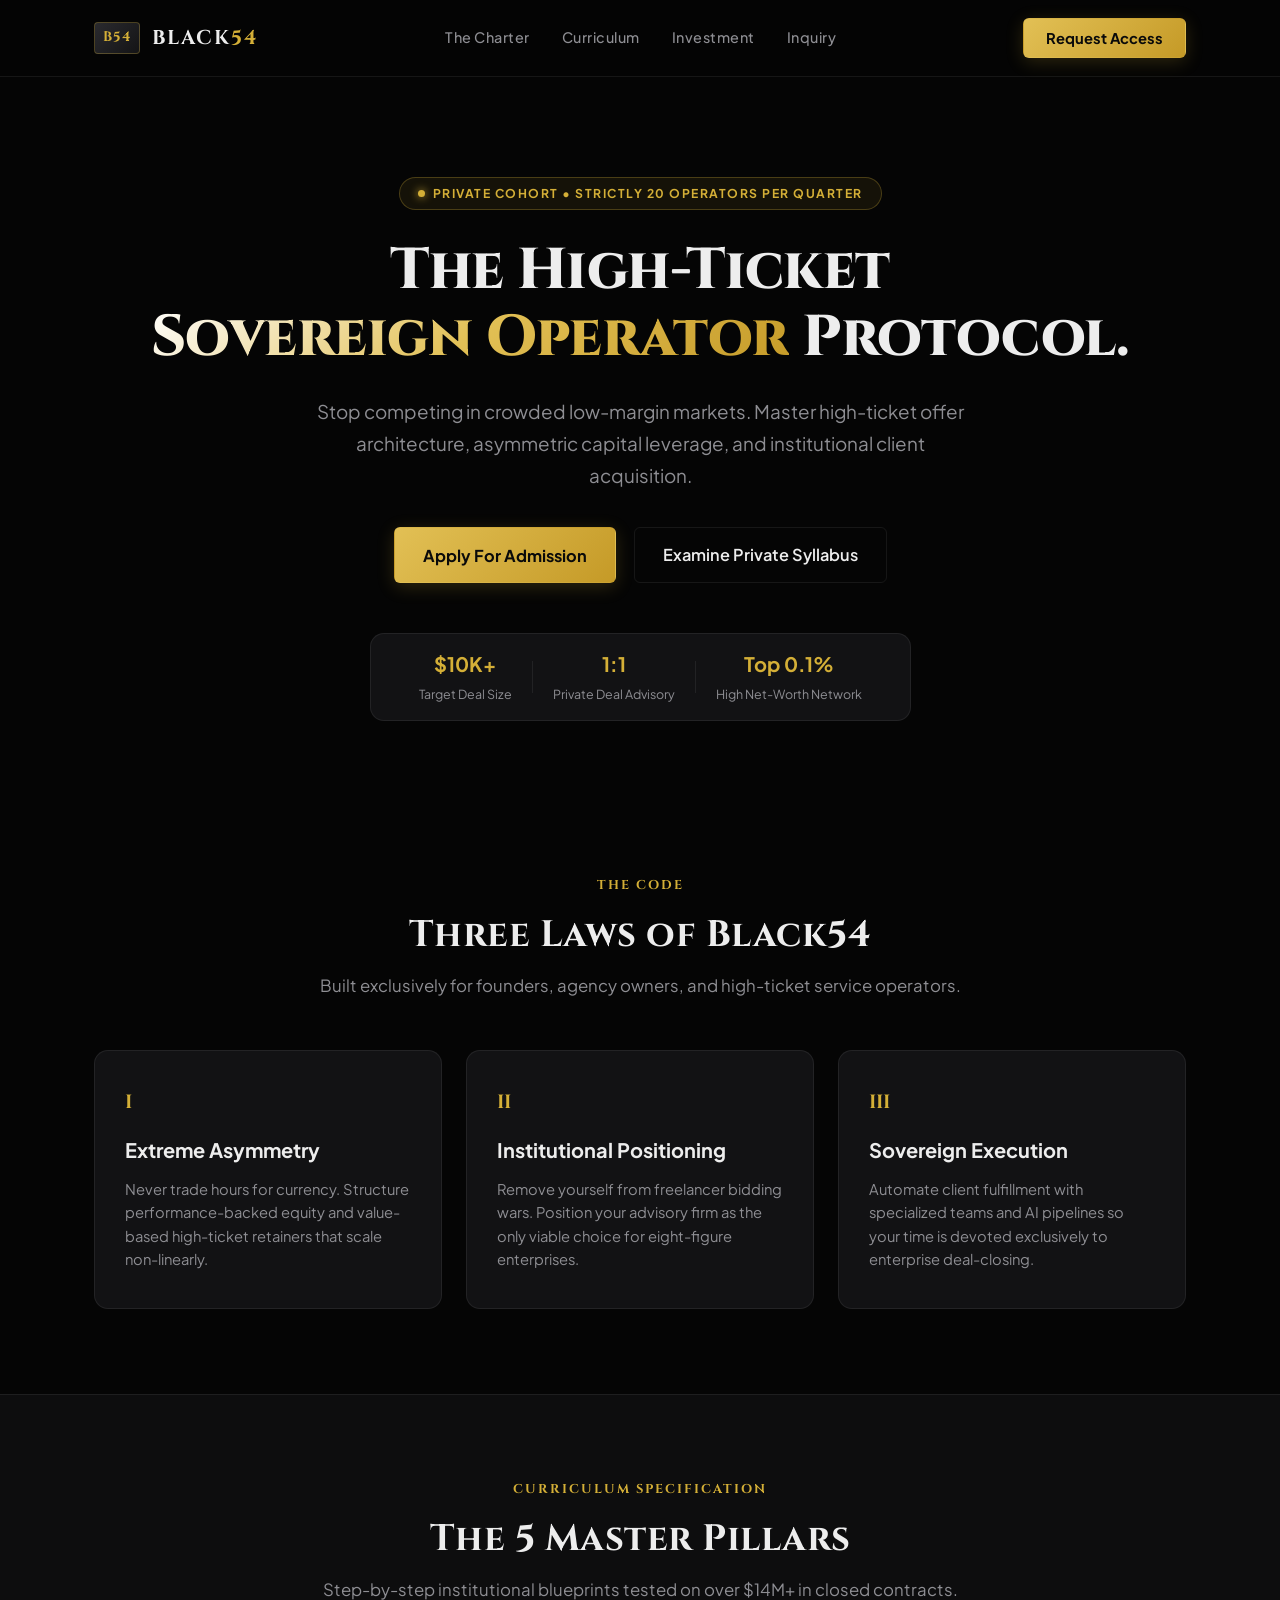
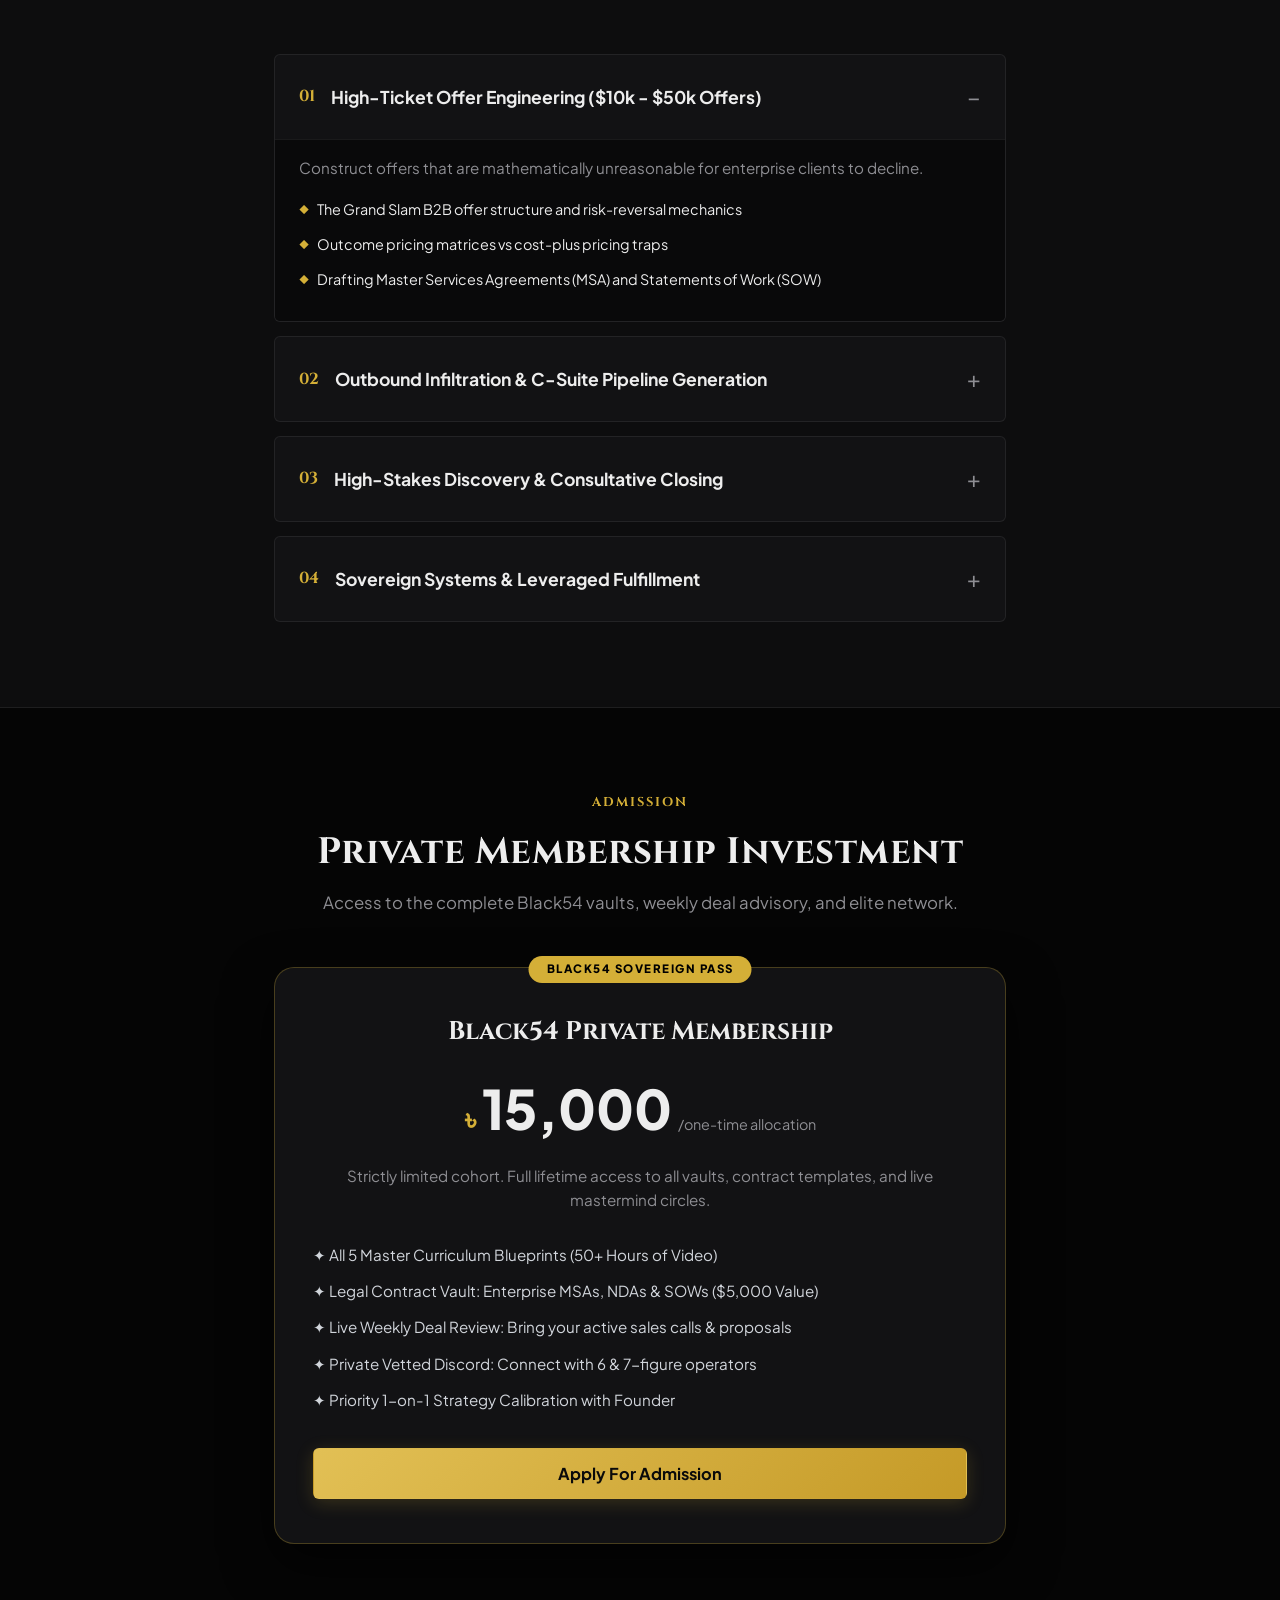
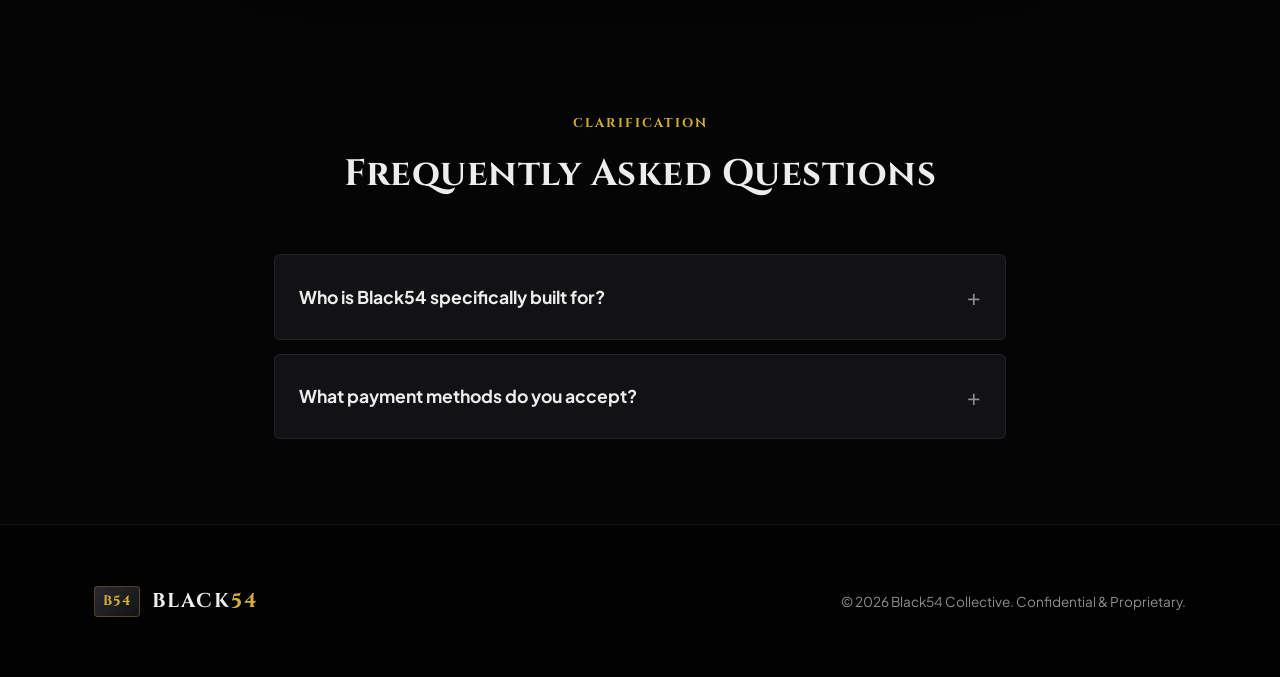
<file: Black54/index.html>
<!DOCTYPE html>
<html lang="en">
<head>
  <meta charset="UTF-8">
  <meta name="viewport" content="width=device-width, initial-scale=1.0">
  <meta name="description" content="Black54 - High-Ticket Business Scaling, Sovereign Wealth, and Strategic Mastery.">
  <title>Black54 | The Sovereign High-Ticket Mastermind</title>
  <link rel="preconnect" href="https://fonts.googleapis.com">
  <link rel="preconnect" href="https://fonts.gstatic.com" crossorigin>
  <link href="https://fonts.googleapis.com/css2?family=Cinzel:wght@500;700;800&family=Plus+Jakarta+Sans:wght@300;400;500;600;700&display=swap" rel="stylesheet">
  <link rel="stylesheet" href="style.css">
</head>
<body>
  <!-- Header -->
  <header class="topbar">
    <div class="container bar-flex">
      <a href="#" class="brand">
        <span class="symbol-b54">B54</span>
        <span class="brand-title">BLACK<span class="gold-text">54</span></span>
      </a>
      <nav class="nav">
        <a href="#charter">The Charter</a>
        <a href="#architecture">Curriculum</a>
        <a href="#investment">Investment</a>
        <a href="#faq">Inquiry</a>
      </nav>
      <button class="btn btn-gold open-modal-btn" data-plan="Black54 Private Membership">Request Access</button>
    </div>
  </header>

  <!-- Hero Section -->
  <section class="hero">
    <div class="container hero-content">
      <div class="status-pill">
        <span class="gold-ring"></span>
        <span>PRIVATE COHORT • STRICTLY 20 OPERATORS PER QUARTER</span>
      </div>
      <h1 class="hero-title">
        The High-Ticket <br>
        <span class="gold-shimmer">Sovereign Operator</span> Protocol.
      </h1>
      <p class="hero-desc">
        Stop competing in crowded low-margin markets. Master high-ticket offer architecture, asymmetric capital leverage, and institutional client acquisition.
      </p>

      <div class="hero-action-row">
        <button class="btn btn-gold btn-lg open-modal-btn" data-plan="Black54 Private Membership">
          Apply For Admission
        </button>
        <a href="#architecture" class="btn btn-dark-outline btn-lg">
          Examine Private Syllabus
        </a>
      </div>

      <div class="metrics-ribbon">
        <div class="metric-cell">
          <span class="num">$10K+</span>
          <span class="lbl">Target Deal Size</span>
        </div>
        <div class="metric-div"></div>
        <div class="metric-cell">
          <span class="num">1:1</span>
          <span class="lbl">Private Deal Advisory</span>
        </div>
        <div class="metric-div"></div>
        <div class="metric-cell">
          <span class="num">Top 0.1%</span>
          <span class="lbl">High Net-Worth Network</span>
        </div>
      </div>
    </div>
  </section>

  <!-- The Charter -->
  <section class="section" id="charter">
    <div class="container">
      <div class="section-heading text-center">
        <span class="gold-kicker">THE CODE</span>
        <h2>Three Laws of Black54</h2>
        <p class="subheading">Built exclusively for founders, agency owners, and high-ticket service operators.</p>
      </div>

      <div class="grid-triad">
        <div class="pillar-box">
          <span class="pillar-num">I</span>
          <h3>Extreme Asymmetry</h3>
          <p>Never trade hours for currency. Structure performance-backed equity and value-based high-ticket retainers that scale non-linearly.</p>
        </div>
        <div class="pillar-box">
          <span class="pillar-num">II</span>
          <h3>Institutional Positioning</h3>
          <p>Remove yourself from freelancer bidding wars. Position your advisory firm as the only viable choice for eight-figure enterprises.</p>
        </div>
        <div class="pillar-box">
          <span class="pillar-num">III</span>
          <h3>Sovereign Execution</h3>
          <p>Automate client fulfillment with specialized teams and AI pipelines so your time is devoted exclusively to enterprise deal-closing.</p>
        </div>
      </div>
    </div>
  </section>

  <!-- Curriculum Architecture -->
  <section class="section section-tint" id="architecture">
    <div class="container narrow">
      <div class="section-heading text-center">
        <span class="gold-kicker">CURRICULUM SPECIFICATION</span>
        <h2>The 5 Master Pillars</h2>
        <p class="subheading">Step-by-step institutional blueprints tested on over $14M+ in closed contracts.</p>
      </div>

      <div class="vault-accordion">
        <div class="vault-row active">
          <div class="vault-head">
            <div class="vault-title-wrap">
              <span class="roman">01</span>
              <h4>High-Ticket Offer Engineering ($10k - $50k Offers)</h4>
            </div>
            <span class="vault-arrow">−</span>
          </div>
          <div class="vault-drawer">
            <p>Construct offers that are mathematically unreasonable for enterprise clients to decline.</p>
            <ul>
              <li>The Grand Slam B2B offer structure and risk-reversal mechanics</li>
              <li>Outcome pricing matrices vs cost-plus pricing traps</li>
              <li>Drafting Master Services Agreements (MSA) and Statements of Work (SOW)</li>
            </ul>
          </div>
        </div>

        <div class="vault-row">
          <div class="vault-head">
            <div class="vault-title-wrap">
              <span class="roman">02</span>
              <h4>Outbound Infiltration & C-Suite Pipeline Generation</h4>
            </div>
            <span class="vault-arrow">+</span>
          </div>
          <div class="vault-drawer">
            <p>Direct access to enterprise decision makers via high-status email scripts and LinkedIn infiltration.</p>
            <ul>
              <li>Hyper-personalized video audit funnels with 34% response rates</li>
              <li>Leveraging cold email infrastructure without spam folder degradation</li>
            </ul>
          </div>
        </div>

        <div class="vault-row">
          <div class="vault-head">
            <div class="vault-title-wrap">
              <span class="roman">03</span>
              <h4>High-Stakes Discovery & Consultative Closing</h4>
            </div>
            <span class="vault-arrow">+</span>
          </div>
          <div class="vault-drawer">
            <p>Control the boardroom. Diagnostic sales psychology that makes price resistance obsolete.</p>
            <ul>
              <li>The 7-Question Diagnostic Frame used on Fortune 500 sales calls</li>
              <li>Handling procurement team pushback and legal negotiation</li>
            </ul>
          </div>
        </div>

        <div class="vault-row">
          <div class="vault-head">
            <div class="vault-title-wrap">
              <span class="roman">04</span>
              <h4>Sovereign Systems & Leveraged Fulfillment</h4>
            </div>
            <span class="vault-arrow">+</span>
          </div>
          <div class="vault-drawer">
            <p>Decouple your operational presence from service delivery.</p>
            <ul>
              <li>Hiring and vetting tier-1 delivery talent</li>
              <li>Building automated client onboarding portals with zero friction</li>
            </ul>
          </div>
        </div>
      </div>
    </div>
  </section>

  <!-- Investment Section -->
  <section class="section" id="investment">
    <div class="container narrow">
      <div class="section-heading text-center">
        <span class="gold-kicker">ADMISSION</span>
        <h2>Private Membership Investment</h2>
        <p class="subheading">Access to the complete Black54 vaults, weekly deal advisory, and elite network.</p>
      </div>

      <div class="luxury-card">
        <div class="luxury-badge">BLACK54 SOVEREIGN PASS</div>
        <div class="luxury-header">
          <h3>Black54 Private Membership</h3>
          <div class="luxury-price">
            <span class="gold-curr">৳</span>
            <span class="gold-amount">15,000</span>
            <span class="term">/one-time allocation</span>
          </div>
          <p class="luxury-desc">Strictly limited cohort. Full lifetime access to all vaults, contract templates, and live mastermind circles.</p>
        </div>

        <div class="luxury-features">
          <div class="lux-item">✦ All 5 Master Curriculum Blueprints (50+ Hours of Video)</div>
          <div class="lux-item">✦ Legal Contract Vault: Enterprise MSAs, NDAs & SOWs ($5,000 Value)</div>
          <div class="lux-item">✦ Live Weekly Deal Review: Bring your active sales calls & proposals</div>
          <div class="lux-item">✦ Private Vetted Discord: Connect with 6 & 7-figure operators</div>
          <div class="lux-item">✦ Priority 1-on-1 Strategy Calibration with Founder</div>
        </div>

        <button class="btn btn-gold btn-block btn-lg open-modal-btn" data-plan="Black54 Sovereign Pass - ৳15,000">
          Apply For Admission
        </button>
      </div>
    </div>
  </section>

  <!-- FAQ -->
  <section class="section" id="faq">
    <div class="container narrow">
      <div class="section-heading text-center">
        <span class="gold-kicker">CLARIFICATION</span>
        <h2>Frequently Asked Questions</h2>
      </div>

      <div class="vault-accordion">
        <div class="vault-row">
          <div class="vault-head">
            <h4>Who is Black54 specifically built for?</h4>
            <span class="vault-arrow">+</span>
          </div>
          <div class="vault-drawer">
            <p>Black54 is engineered for agency founders, consultants, senior freelancers, and technical operators who want to transition from low-margin work to $5,000–$25,000 high-ticket retainers.</p>
          </div>
        </div>

        <div class="vault-row">
          <div class="vault-head">
            <h4>What payment methods do you accept?</h4>
            <span class="vault-arrow">+</span>
          </div>
          <div class="vault-drawer">
            <p>We support bKash Merchant, Nagad, Direct Bank Wire, and International Credit/Debit cards with encrypted processing.</p>
          </div>
        </div>
      </div>
    </div>
  </section>

  <!-- Footer -->
  <footer class="footer">
    <div class="container footer-grid">
      <div class="brand">
        <span class="symbol-b54">B54</span>
        <span class="brand-title">BLACK<span class="gold-text">54</span></span>
      </div>
      <p class="copyright">&copy; 2026 Black54 Collective. Confidential & Proprietary.</p>
    </div>
  </footer>

  <!-- Application Modal -->
  <div class="modal-bg" id="enrollModal">
    <div class="modal-box">
      <button class="modal-close-btn" id="closeModal">&times;</button>
      <div class="modal-pad">
        <span class="gold-kicker">ADMISSIONS PROTOCOL</span>
        <h3 id="planTitle">Black54 Private Application</h3>
        <p class="modal-note">Fill in your verified details. Admissions are vetted individually.</p>

        <form id="b54Form">
          <div class="form-row">
            <label for="bName">Full Legal Name</label>
            <input type="text" id="bName" placeholder="e.g. Farhan Rahman" required>
          </div>
          <div class="form-row">
            <label for="bEmail">Primary Email</label>
            <input type="email" id="bEmail" placeholder="founder@company.com" required>
          </div>
          <div class="form-row">
            <label for="bPhone">WhatsApp / Signal Number</label>
            <input type="tel" id="bPhone" placeholder="+880 1XXXXXXXXX" required>
          </div>
          <div class="form-row">
            <label>Current Monthly Business Revenue</label>
            <select id="bRev" class="select-field">
              <option value="Starting Out">Starting Out (&lt; ৳50,000/mo)</option>
              <option value="Growing">৳50,000 - ৳200,000/mo</option>
              <option value="Scaling" selected>৳200,000 - ৳1,000,000/mo</option>
              <option value="High-Ticket">৳1,000,000+/mo</option>
            </select>
          </div>
          <button type="submit" class="btn btn-gold btn-block">Submit Application & Lock Tuition</button>
        </form>
      </div>
    </div>
  </div>

  <script src="script.js"></script>
</body>
</html>
</file>
<file: Black54/style.css>
:root {
  --bg-pure-black: #050505;
  --bg-slate-dark: #0D0D0E;
  --bg-card: #121214;
  --bg-card-hover: #18181B;
  --gold: #D4AF37;
  --gold-light: #F3E5AB;
  --gold-glow: rgba(212, 175, 55, 0.2);
  --border-gold: rgba(212, 175, 55, 0.28);
  --border-subtle: rgba(255, 255, 255, 0.07);
  --text-white: #EDEDED;
  --text-muted: #8E8E93;
  --font-serif: 'Cinzel', serif;
  --font-body: 'Plus Jakarta Sans', sans-serif;
  --radius-sm: 6px;
  --radius-md: 14px;
  --radius-lg: 20px;
  --transition: all 0.25s cubic-bezier(0.16, 1, 0.3, 1);
}

* {
  margin: 0;
  padding: 0;
  box-sizing: border-box;
}

html {
  scroll-behavior: smooth;
}

body {
  background-color: var(--bg-pure-black);
  color: var(--text-white);
  font-family: var(--font-body);
  line-height: 1.6;
}

.container {
  max-width: 1140px;
  margin: 0 auto;
  padding: 0 24px;
}

.container.narrow {
  max-width: 780px;
}

/* Header */
.topbar {
  position: sticky;
  top: 0;
  z-index: 100;
  background: rgba(5, 5, 5, 0.9);
  backdrop-filter: blur(14px);
  border-bottom: 1px solid var(--border-subtle);
  padding: 18px 0;
}

.bar-flex {
  display: flex;
  align-items: center;
  justify-content: space-between;
}

.brand {
  display: flex;
  align-items: center;
  gap: 12px;
  text-decoration: none;
  color: var(--text-white);
}

.symbol-b54 {
  background: linear-gradient(135deg, #2A2A2E, #141416);
  border: 1px solid var(--border-gold);
  color: var(--gold);
  font-family: var(--font-serif);
  font-weight: 700;
  font-size: 0.85rem;
  padding: 4px 8px;
  border-radius: 4px;
  letter-spacing: 1px;
}

.brand-title {
  font-family: var(--font-serif);
  font-size: 1.25rem;
  font-weight: 700;
  letter-spacing: 2px;
}

.gold-text {
  color: var(--gold);
}

.nav {
  display: flex;
  gap: 32px;
}

.nav a {
  text-decoration: none;
  color: var(--text-muted);
  font-size: 0.9rem;
  font-weight: 500;
  letter-spacing: 0.5px;
  transition: var(--transition);
}

.nav a:hover {
  color: var(--gold);
}

/* Buttons */
.btn {
  display: inline-flex;
  align-items: center;
  justify-content: center;
  font-family: var(--font-body);
  font-weight: 600;
  font-size: 0.92rem;
  padding: 10px 22px;
  border-radius: var(--radius-sm);
  border: 1px solid transparent;
  cursor: pointer;
  text-decoration: none;
  transition: var(--transition);
}

.btn-gold {
  background: linear-gradient(135deg, #E2C055 0%, #C59A27 100%);
  color: #0A0A0A;
  font-weight: 700;
  box-shadow: 0 4px 18px var(--gold-glow);
}

.btn-gold:hover {
  background: linear-gradient(135deg, #F0CF68 0%, #D4AF37 100%);
  transform: translateY(-2px);
  box-shadow: 0 6px 24px rgba(212, 175, 55, 0.4);
}

.btn-dark-outline {
  background: transparent;
  color: var(--text-white);
  border: 1px solid var(--border-subtle);
}

.btn-dark-outline:hover {
  border-color: var(--gold);
  color: var(--gold);
}

.btn-lg {
  padding: 14px 28px;
  font-size: 1.02rem;
}

.btn-block {
  width: 100%;
}

/* Hero Section */
.hero {
  padding: 100px 0 70px;
  text-align: center;
}

.status-pill {
  display: inline-flex;
  align-items: center;
  gap: 8px;
  background: rgba(212, 175, 55, 0.08);
  border: 1px solid var(--border-gold);
  padding: 6px 18px;
  border-radius: 999px;
  font-size: 0.76rem;
  font-weight: 700;
  letter-spacing: 1.5px;
  color: var(--gold);
  margin-bottom: 28px;
}

.gold-ring {
  width: 7px;
  height: 7px;
  border-radius: 50%;
  background: var(--gold);
  box-shadow: 0 0 8px var(--gold);
}

.hero-title {
  font-family: var(--font-serif);
  font-size: 3.6rem;
  line-height: 1.15;
  font-weight: 800;
  letter-spacing: -0.01em;
  margin-bottom: 24px;
}

.gold-shimmer {
  background: linear-gradient(135deg, #FFFFFF 0%, #E2C055 50%, #C59A27 100%);
  -webkit-background-clip: text;
  -webkit-text-fill-color: transparent;
}

.hero-desc {
  font-size: 1.18rem;
  color: var(--text-muted);
  max-width: 660px;
  margin: 0 auto 36px;
  line-height: 1.7;
}

.hero-action-row {
  display: flex;
  justify-content: center;
  gap: 18px;
  margin-bottom: 50px;
  flex-wrap: wrap;
}

.metrics-ribbon {
  display: inline-flex;
  align-items: center;
  background: var(--bg-card);
  border: 1px solid var(--border-subtle);
  border-radius: var(--radius-md);
  padding: 14px 28px;
}

.metric-cell {
  padding: 0 20px;
  text-align: center;
}

.metric-cell .num {
  display: block;
  font-size: 1.25rem;
  font-weight: 700;
  color: var(--gold);
}

.metric-cell .lbl {
  font-size: 0.78rem;
  color: var(--text-muted);
}

.metric-div {
  width: 1px;
  height: 32px;
  background: var(--border-subtle);
}

/* Sections */
.section {
  padding: 85px 0;
}

.section-tint {
  background: var(--bg-slate-dark);
  border-top: 1px solid var(--border-subtle);
  border-bottom: 1px solid var(--border-subtle);
}

.section-heading {
  margin-bottom: 50px;
}

.section-heading.text-center {
  text-align: center;
}

.gold-kicker {
  display: block;
  font-family: var(--font-serif);
  font-size: 0.8rem;
  font-weight: 700;
  letter-spacing: 2px;
  color: var(--gold);
  margin-bottom: 10px;
}

.section-heading h2 {
  font-family: var(--font-serif);
  font-size: 2.3rem;
  font-weight: 700;
  letter-spacing: 0.5px;
}

.subheading {
  color: var(--text-muted);
  font-size: 1.05rem;
  margin-top: 8px;
}

/* Grid Triad */
.grid-triad {
  display: grid;
  grid-template-columns: repeat(3, 1fr);
  gap: 24px;
}

.pillar-box {
  background: var(--bg-card);
  border: 1px solid var(--border-subtle);
  border-radius: var(--radius-md);
  padding: 36px 30px;
  transition: var(--transition);
}

.pillar-box:hover {
  border-color: var(--border-gold);
  transform: translateY(-4px);
}

.pillar-num {
  display: inline-block;
  font-family: var(--font-serif);
  font-size: 1.2rem;
  font-weight: 700;
  color: var(--gold);
  margin-bottom: 16px;
}

.pillar-box h3 {
  font-size: 1.25rem;
  margin-bottom: 12px;
}

.pillar-box p {
  font-size: 0.92rem;
  color: var(--text-muted);
  line-height: 1.6;
}

/* Vault Accordion */
.vault-accordion {
  display: flex;
  flex-direction: column;
  gap: 14px;
}

.vault-row {
  background: var(--bg-card);
  border: 1px solid var(--border-subtle);
  border-radius: var(--radius-sm);
  overflow: hidden;
  transition: var(--transition);
}

.vault-head {
  padding: 24px;
  display: flex;
  justify-content: space-between;
  align-items: center;
  cursor: pointer;
  user-select: none;
}

.vault-head:hover {
  background: var(--bg-card-hover);
}

.vault-title-wrap {
  display: flex;
  align-items: center;
  gap: 16px;
}

.roman {
  font-family: var(--font-serif);
  color: var(--gold);
  font-weight: 700;
  font-size: 1rem;
}

.vault-head h4 {
  font-size: 1.1rem;
}

.vault-arrow {
  font-size: 1.4rem;
  color: var(--text-muted);
}

.vault-drawer {
  max-height: 0;
  overflow: hidden;
  transition: max-height 0.35s ease;
  background: #09090A;
}

.vault-row.active .vault-drawer {
  max-height: 400px;
  padding: 0 24px 24px;
  border-top: 1px solid var(--border-subtle);
}

.vault-drawer p {
  font-size: 0.95rem;
  color: var(--text-muted);
  margin: 16px 0 12px;
}

.vault-drawer ul {
  list-style: none;
}

.vault-drawer li {
  font-size: 0.9rem;
  color: var(--text-white);
  padding: 6px 0;
  display: flex;
  align-items: center;
  gap: 8px;
}

.vault-drawer li::before {
  content: "◆";
  color: var(--gold);
  font-size: 0.75rem;
}

/* Luxury Pricing Card */
.luxury-card {
  background: var(--bg-card);
  border: 1px solid var(--border-gold);
  border-radius: var(--radius-lg);
  padding: 44px 38px;
  position: relative;
  box-shadow: 0 20px 50px rgba(0, 0, 0, 0.7);
}

.luxury-badge {
  position: absolute;
  top: -12px;
  left: 50%;
  transform: translateX(-50%);
  background: var(--gold);
  color: #000;
  font-size: 0.72rem;
  font-weight: 800;
  letter-spacing: 1.5px;
  padding: 4px 18px;
  border-radius: 999px;
}

.luxury-header {
  text-align: center;
  margin-bottom: 30px;
}

.luxury-header h3 {
  font-family: var(--font-serif);
  font-size: 1.6rem;
  margin-bottom: 12px;
}

.luxury-price {
  display: flex;
  align-items: baseline;
  justify-content: center;
  gap: 6px;
  margin-bottom: 12px;
}

.gold-curr {
  font-size: 1.8rem;
  font-weight: 700;
  color: var(--gold);
}

.gold-amount {
  font-size: 3.4rem;
  font-weight: 800;
  color: var(--text-white);
}

.term {
  font-size: 0.9rem;
  color: var(--text-muted);
}

.luxury-desc {
  font-size: 0.95rem;
  color: var(--text-muted);
}

.luxury-features {
  display: flex;
  flex-direction: column;
  gap: 12px;
  margin-bottom: 36px;
}

.lux-item {
  font-size: 0.95rem;
  color: #D1D5DB;
}

/* Footer */
.footer {
  padding: 60px 0;
  border-top: 1px solid var(--border-subtle);
  background: #020202;
}

.footer-grid {
  display: flex;
  justify-content: space-between;
  align-items: center;
  flex-wrap: wrap;
  gap: 16px;
}

.copyright {
  font-size: 0.85rem;
  color: var(--text-muted);
}

/* Modal */
.modal-bg {
  position: fixed;
  top: 0;
  left: 0;
  width: 100vw;
  height: 100vh;
  background: rgba(0, 0, 0, 0.85);
  backdrop-filter: blur(10px);
  display: none;
  align-items: center;
  justify-content: center;
  z-index: 1000;
  padding: 20px;
}

.modal-bg.open {
  display: flex;
}

.modal-box {
  background: var(--bg-card);
  border: 1px solid var(--border-gold);
  border-radius: var(--radius-md);
  max-width: 480px;
  width: 100%;
  position: relative;
  box-shadow: 0 25px 60px rgba(0, 0, 0, 0.9);
}

.modal-close-btn {
  position: absolute;
  top: 18px;
  right: 18px;
  background: transparent;
  border: none;
  color: var(--text-muted);
  font-size: 1.5rem;
  cursor: pointer;
}

.modal-pad {
  padding: 38px 32px;
}

.modal-pad h3 {
  font-family: var(--font-serif);
  font-size: 1.4rem;
  margin: 6px 0;
}

.modal-note {
  font-size: 0.88rem;
  color: var(--text-muted);
  margin-bottom: 24px;
}

.form-row {
  margin-bottom: 18px;
}

.form-row label {
  display: block;
  font-size: 0.82rem;
  font-weight: 600;
  letter-spacing: 0.5px;
  color: var(--text-muted);
  margin-bottom: 6px;
}

.form-row input,
.select-field {
  width: 100%;
  padding: 12px 14px;
  background: #080809;
  border: 1px solid var(--border-subtle);
  border-radius: var(--radius-sm);
  color: #fff;
  font-family: var(--font-body);
  font-size: 0.95rem;
  outline: none;
}

.form-row input:focus,
.select-field:focus {
  border-color: var(--gold);
}

@media (max-width: 900px) {
  .hero-title {
    font-size: 2.6rem;
  }
  .grid-triad {
    grid-template-columns: 1fr;
  }
  .nav {
    display: none;
  }
}
</file>
